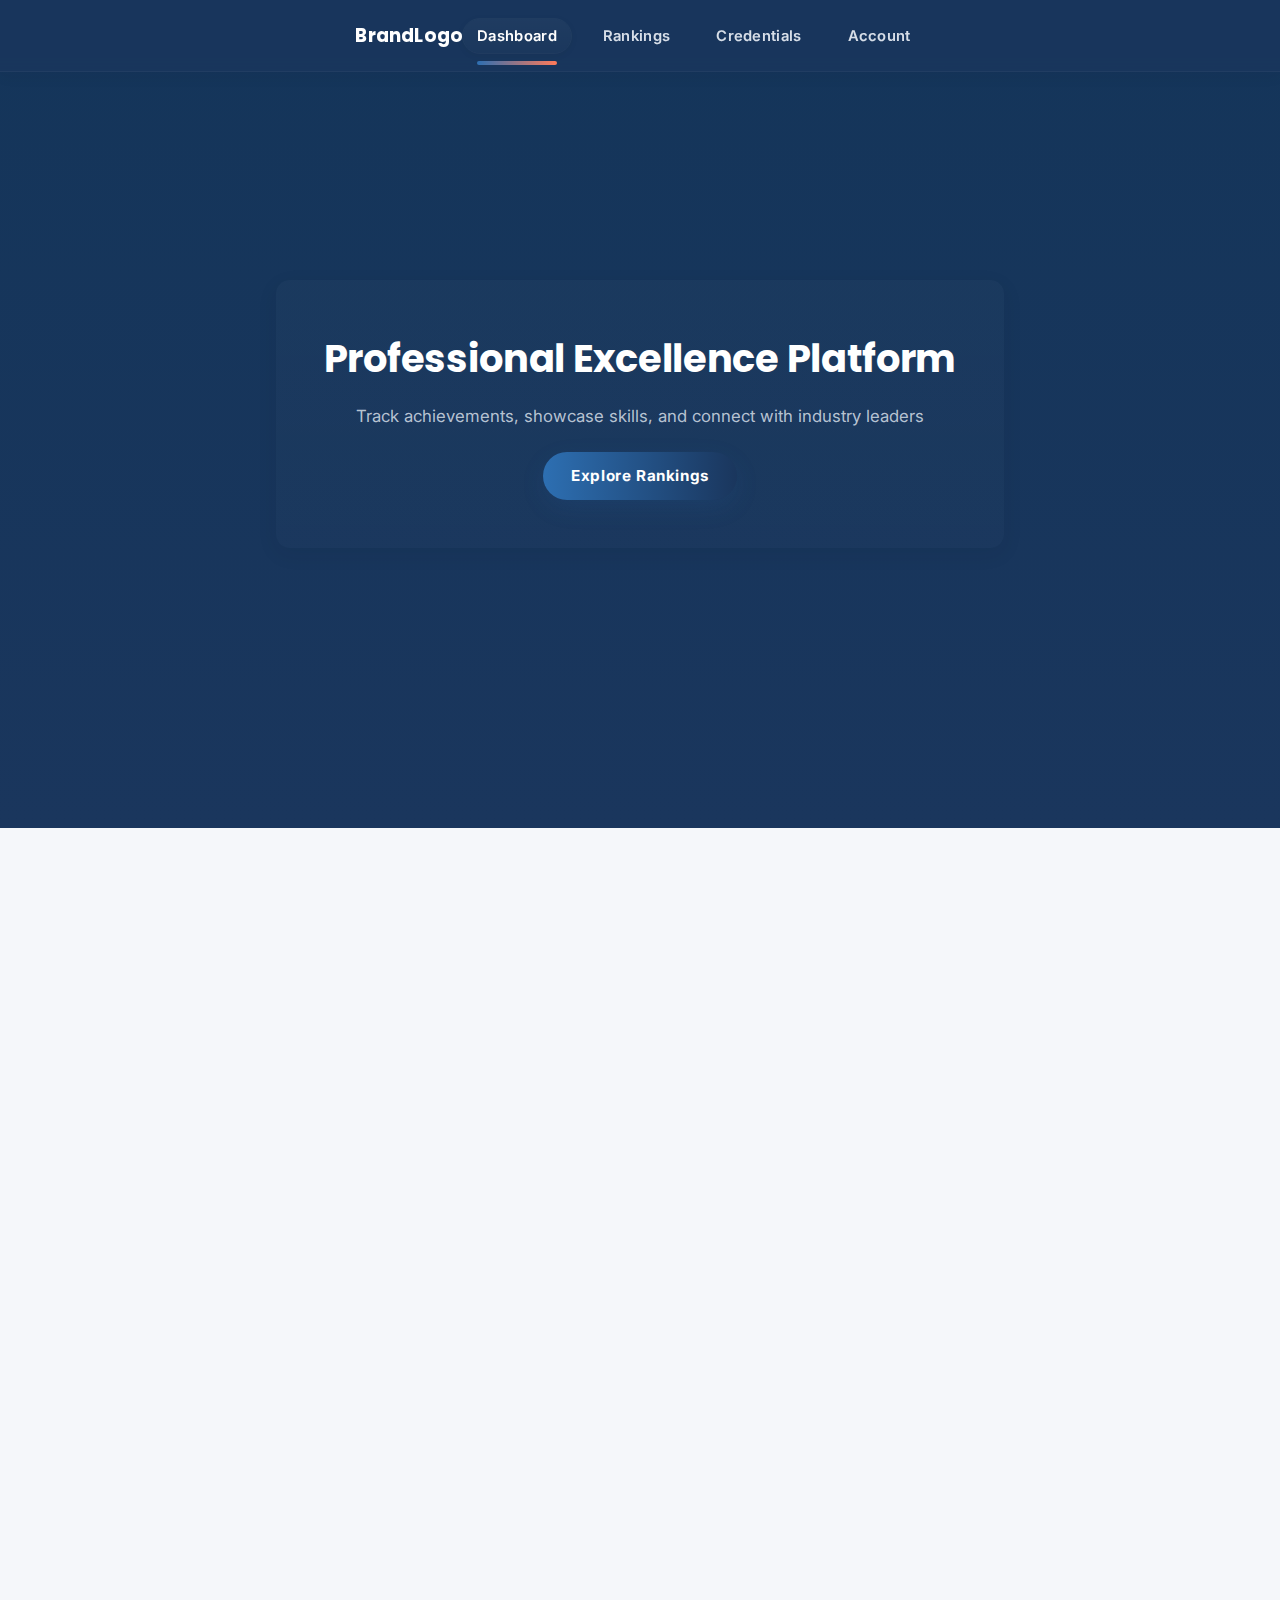
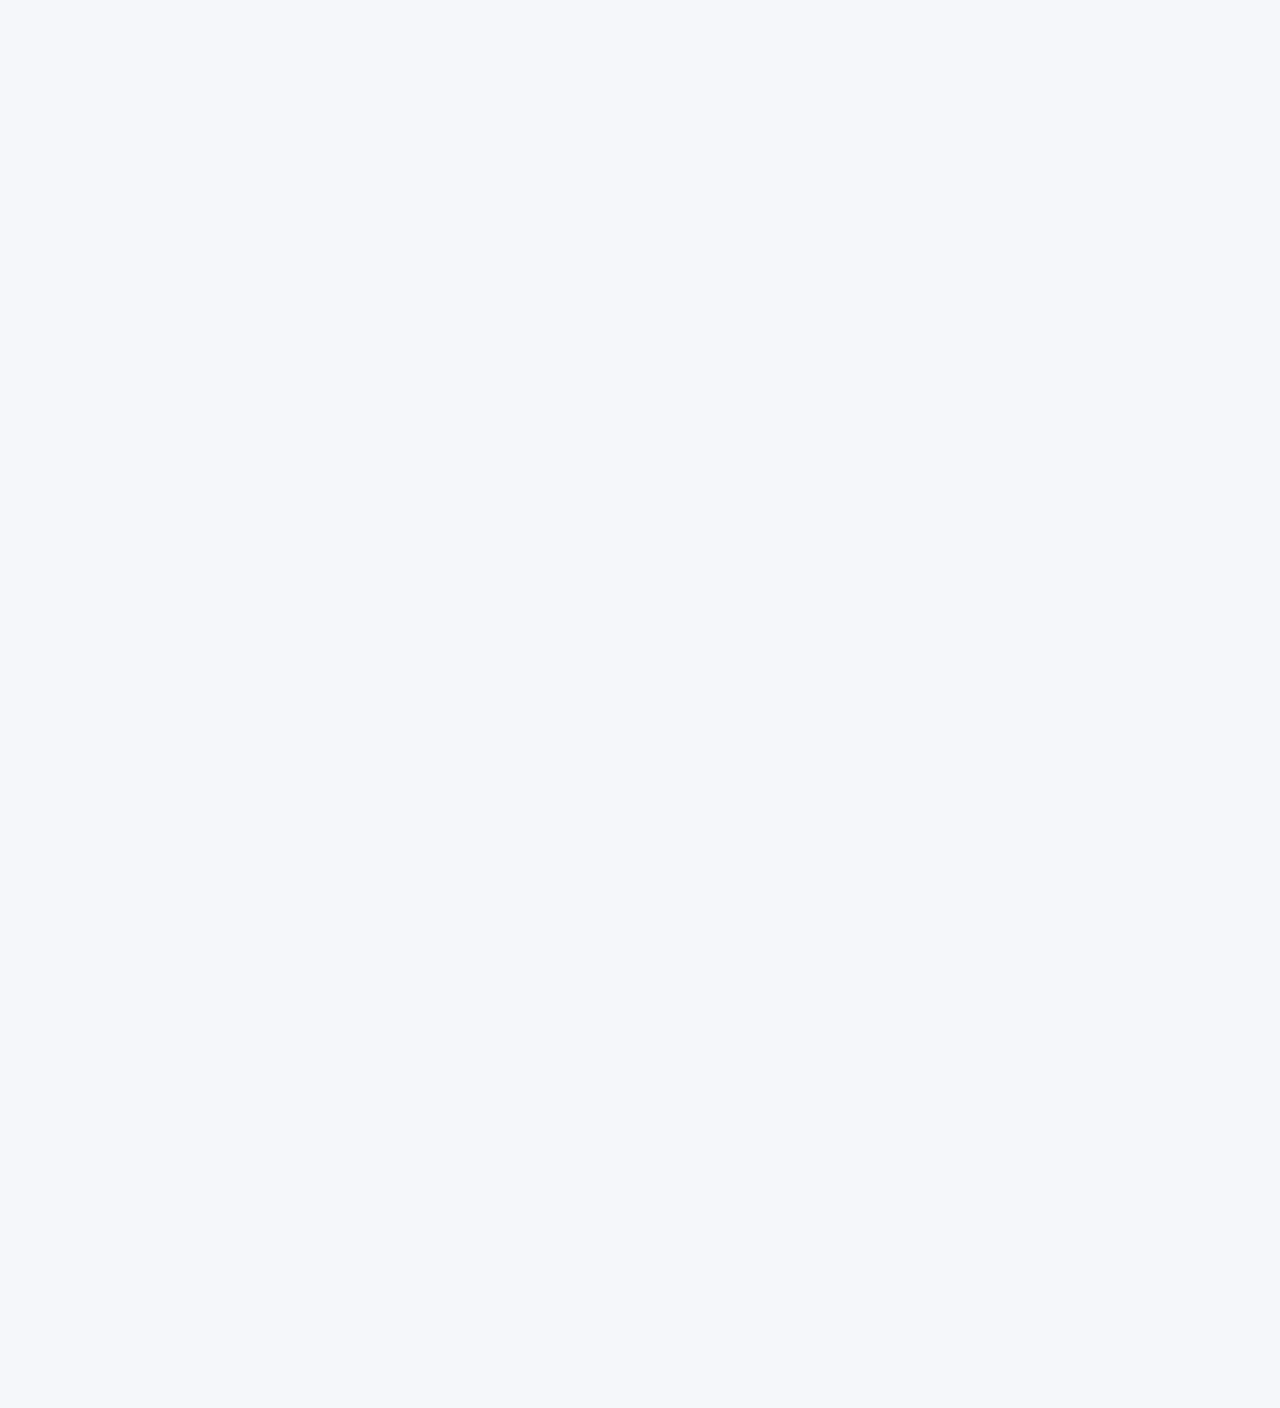
<file: index.html>
<!DOCTYPE html>
<html lang="en">
<head>
    <meta charset="UTF-8">
    <meta name="viewport" content="width=device-width, initial-scale=1.0">
    <title>Dashboard — Professional Excellence Platform</title>
    <link rel="stylesheet" href="style.css">
</head>
<body>
    <!-- Navbar -->
    <nav class="navbar">
        <div class="nav-container">
            <a href="#dashboard" class="nav-logo">BrandLogo</a>
            <ul class="nav-menu">
                <li class="nav-item">
                    <a href="#dashboard" class="nav-link">Dashboard</a>
                </li>
                <li class="nav-item">
                    <a href="leaderboard.html" class="nav-link">Rankings</a>
                </li>
                <li class="nav-item">
                    <a href="#credentials" class="nav-link">Credentials</a>
                </li>
                <li class="nav-item">
                    <a href="#account" class="nav-link">Account</a>
                </li>
            </ul>
            <div class="hamburger">
                <span class="bar"></span>
                <span class="bar"></span>
                <span class="bar"></span>
            </div>
        </div>
    </nav>

    <!-- Hero Section -->
    <!-- Dashboard / Hero -->
    <section id="dashboard" class="hero">
        <div class="hero-content">
            <h1>Professional Excellence Platform</h1>
            <p>Track achievements, showcase skills, and connect with industry leaders</p>
            <a href="#rankings" class="cta-button">Explore Rankings</a>
        </div>
    </section>

    <!-- Sections for navigation -->
    <section id="rankings" class="section">
        <div class="container">
            <h2>Rankings</h2>
            <p>See top performers and platform rankings.</p>
            <p class="muted">This page links to the full Rankings view. Open "Rankings" from the navbar to go to the dedicated page with the complete leaderboard.</p>
            <div style="margin-top:16px;">
                <a href="leaderboard.html" class="cta-button" style="padding:10px 18px; font-size:0.95rem;">Open Full Rankings</a>
            </div>
        </div>
    </section>

    <section id="credentials" class="section">
        <div class="container">
            <h2>Credentials</h2>
            <p>Showcase your credentials and certifications.</p>
        </div>
    </section>

    <section id="account" class="section">
        <div class="container">
            <h2>Account</h2>
            <p>Manage your account and settings.</p>
        </div>
    </section>

    <script src="main.js"></script>
</body>
</html>
</file>
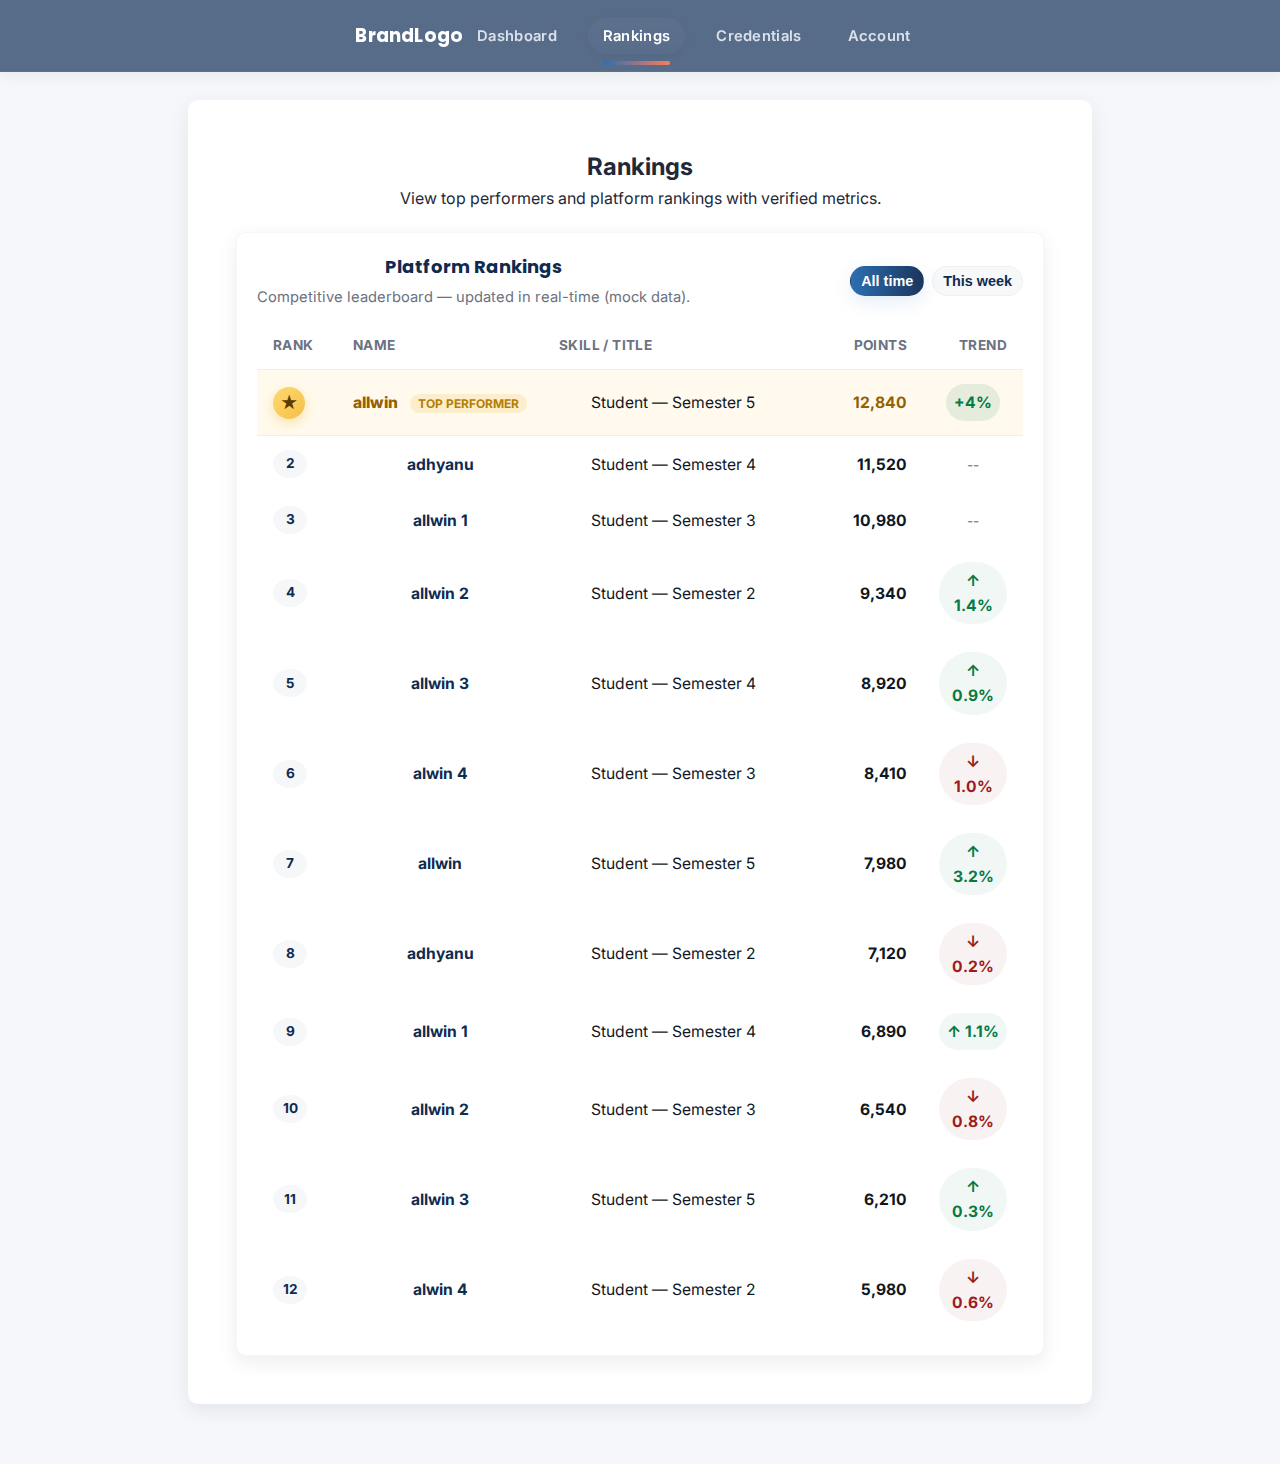
<file: leaderboard.html>
<!DOCTYPE html>
<html lang="en">
<head>
    <meta charset="UTF-8">
    <meta name="viewport" content="width=device-width, initial-scale=1.0">
    <title>Rankings — Professional Excellence Platform</title>
    <link rel="stylesheet" href="style.css">
</head>
<body>
    <!-- Navbar -->
    <nav class="navbar">
        <div class="nav-container">
            <a href="index.html" class="nav-logo">BrandLogo</a>
            <ul class="nav-menu">
                <li class="nav-item">
                    <a href="index.html" class="nav-link">Dashboard</a>
                </li>
                <li class="nav-item">
                    <a href="leaderboard.html" class="nav-link active">Rankings</a>
                </li>
                <li class="nav-item">
                    <a href="skills.html" class="nav-link">Credentials</a>
                </li>
                <li class="nav-item">
                    <a href="profile.html" class="nav-link">Account</a>
                </li>
            </ul>
            <div class="hamburger">
                <span class="bar"></span>
                <span class="bar"></span>
                <span class="bar"></span>
            </div>
        </div>
    </nav>

    <!-- Content Section -->
    <section class="page-content">
        <div class="container">
            <h2>Rankings</h2>
            <p>View top performers and platform rankings with verified metrics.</p>
            <!-- Rankings card: replaced placeholder with modern, product-style rankings table.
                 - Uses semantic table for accessibility
                 - Top 3 rows get special classes for gold/silver/bronze accents
                 - Rows are clickable for future profile navigation (currently placeholder link)
                 - Minimal markup so styles can control the "dashboard" feel (not a spreadsheet)
            -->
            <div class="rank-card" aria-labelledby="rankings-title">
                <div class="rank-card-header" role="toolbar" aria-label="Rankings controls">
                    <div>
                        <h3 id="rankings-title">Platform Rankings</h3>
                        <p class="muted">Competitive leaderboard — updated in real-time (mock data).</p>
                    </div>
                    <div class="rank-controls">
                        <!-- UI-only time range pill (no JS behavior required) -->
                        <div class="pill-group" role="tablist" aria-label="Time range">
                            <button class="pill active" aria-pressed="true">All time</button>
                            <button class="pill" aria-pressed="false">This week</button>
                        </div>
                    </div>
                </div>

                <!-- Accessible table structure -->
                <div class="rank-table-wrap">
                    <table class="rank-table" role="table" aria-describedby="rankings-title">
                        <thead>
                            <tr class="rank-head">
                                <th scope="col" class="col-rank">Rank</th>
                                <th scope="col" class="col-name">Name</th>
                                <th scope="col" class="col-skill">Skill / Title</th>
                                <th scope="col" class="col-points" data-sortable="true">Points</th>
                                <th scope="col" class="col-trend">Trend</th>
                            </tr>
                        </thead>
                        <tbody>
                            <!-- Top 3 visually distinguished -->
                            <!-- Top Performer: The only one with a medal and highlight -->
                            <tr class="rank-row top-1" data-user="allwin">
                                <td class="cell-rank"><span class="medal-gold" aria-hidden="true">★</span><span class="sr-only">1</span></td>
                                <td class="cell-name"><a href="profile.html?user=allwin">allwin</a> <span style="font-size:0.75rem; color:#b47d06; font-weight:700; background:rgba(245, 192, 69, 0.2); padding:2px 8px; border-radius:12px; margin-left:8px; text-transform:uppercase;">Top Performer</span></td>
                                <td class="cell-skill">Student — Semester 5</td>
                                <td class="cell-points">12,840</td>
                                <td class="cell-trend"><span class="trend-up" style="background-color:rgba(5, 122, 70, 0.1);">+4%</span></td>
                            </tr>

                            <tr class="rank-row top-2" data-user="adhyanu">
                                <td class="cell-rank"><span class="rank-badge">2</span></td>
                                <td class="cell-name"><a href="profile.html?user=adhyanu">adhyanu</a></td>
                                <td class="cell-skill">Student — Semester 4</td>
                                <td class="cell-points">11,520</td>
                                <td class="cell-trend"><span class="trend-no-change" style="color:var(--muted); font-size:0.85rem; background:transparent;">--</span></td>
                            </tr>

                            <tr class="rank-row top-3" data-user="allwin-1">
                                <td class="cell-rank"><span class="rank-badge">3</span></td>
                                <td class="cell-name"><a href="profile.html?user=allwin-1">allwin 1</a></td>
                                <td class="cell-skill">Student — Semester 3</td>
                                <td class="cell-points">10,980</td>
                                <td class="cell-trend"><span class="trend-no-change" style="color:var(--muted); font-size:0.85rem; background:transparent;">--</span></td>
                            </tr>

                            <!-- Regular rows -->
                            <tr class="rank-row" data-user="allwin-2">
                                <td class="cell-rank"><span class="rank-badge">4</span></td>
                                <td class="cell-name"><a href="profile.html?user=allwin-2">allwin 2</a></td>
                                <td class="cell-skill">Student — Semester 2</td>
                                <td class="cell-points">9,340</td>
                                <td class="cell-trend"><span class="trend-up">↑ 1.4%</span></td>
                            </tr>

                            <tr class="rank-row" data-user="allwin-3">
                                <td class="cell-rank"><span class="rank-badge">5</span></td>
                                <td class="cell-name"><a href="profile.html?user=allwin-3">allwin 3</a></td>
                                <td class="cell-skill">Student — Semester 4</td>
                                <td class="cell-points">8,920</td>
                                <td class="cell-trend"><span class="trend-up">↑ 0.9%</span></td>
                            </tr>

                            <tr class="rank-row" data-user="alwin-4">
                                <td class="cell-rank"><span class="rank-badge">6</span></td>
                                <td class="cell-name"><a href="profile.html?user=alwin-4">alwin 4</a></td>
                                <td class="cell-skill">Student — Semester 3</td>
                                <td class="cell-points">8,410</td>
                                <td class="cell-trend"><span class="trend-down">↓ 1.0%</span></td>
                            </tr>

                            <tr class="rank-row" data-user="allwin">
                                <td class="cell-rank"><span class="rank-badge">7</span></td>
                                <td class="cell-name"><a href="profile.html?user=allwin">allwin</a></td>
                                <td class="cell-skill">Student — Semester 5</td>
                                <td class="cell-points">7,980</td>
                                <td class="cell-trend"><span class="trend-up">↑ 3.2%</span></td>
                            </tr>

                            <tr class="rank-row" data-user="adhyanu">
                                <td class="cell-rank"><span class="rank-badge">8</span></td>
                                <td class="cell-name"><a href="profile.html?user=adhyanu">adhyanu</a></td>
                                <td class="cell-skill">Student — Semester 2</td>
                                <td class="cell-points">7,120</td>
                                <td class="cell-trend"><span class="trend-down">↓ 0.2%</span></td>
                            </tr>

                            <tr class="rank-row" data-user="allwin-1">
                                <td class="cell-rank"><span class="rank-badge">9</span></td>
                                <td class="cell-name"><a href="profile.html?user=allwin-1">allwin 1</a></td>
                                <td class="cell-skill">Student — Semester 4</td>
                                <td class="cell-points">6,890</td>
                                <td class="cell-trend"><span class="trend-up">↑ 1.1%</span></td>
                            </tr>

                            <tr class="rank-row" data-user="allwin-2">
                                <td class="cell-rank"><span class="rank-badge">10</span></td>
                                <td class="cell-name"><a href="profile.html?user=allwin-2">allwin 2</a></td>
                                <td class="cell-skill">Student — Semester 3</td>
                                <td class="cell-points">6,540</td>
                                <td class="cell-trend"><span class="trend-down">↓ 0.8%</span></td>
                            </tr>

                            <tr class="rank-row" data-user="allwin-3">
                                <td class="cell-rank"><span class="rank-badge">11</span></td>
                                <td class="cell-name"><a href="profile.html?user=allwin-3">allwin 3</a></td>
                                <td class="cell-skill">Student — Semester 5</td>
                                <td class="cell-points">6,210</td>
                                <td class="cell-trend"><span class="trend-up">↑ 0.3%</span></td>
                            </tr>

                            <tr class="rank-row" data-user="alwin-4">
                                <td class="cell-rank"><span class="rank-badge">12</span></td>
                                <td class="cell-name"><a href="profile.html?user=alwin-4">alwin 4</a></td>
                                <td class="cell-skill">Student — Semester 2</td>
                                <td class="cell-points">5,980</td>
                                <td class="cell-trend"><span class="trend-down">↓ 0.6%</span></td>
                            </tr>
                        </tbody>
                    </table>
                </div>
            </div>
        </div>
    </section>

    <script src="main.js"></script>
</body>
</html>
</file>
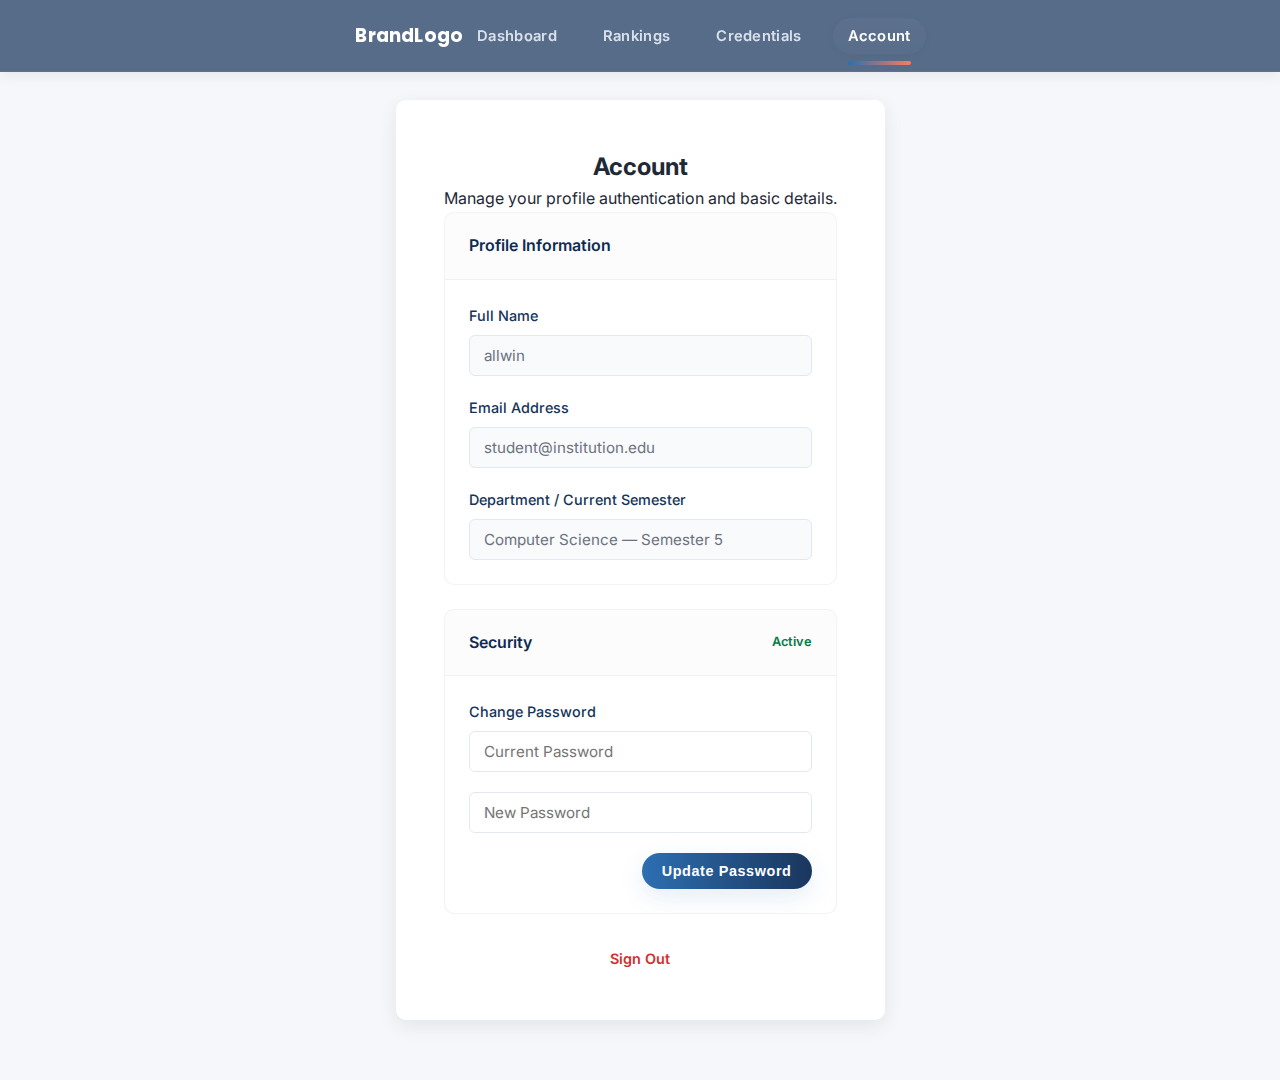
<file: profile.html>
<!DOCTYPE html>
<html lang="en">
<head>
    <meta charset="UTF-8">
    <meta name="viewport" content="width=device-width, initial-scale=1.0">
    <title>Account — Professional Excellence Platform</title>
    <link rel="stylesheet" href="style.css">
</head>
<body>
    <!-- Navbar -->
    <nav class="navbar">
        <div class="nav-container">
            <a href="index.html" class="nav-logo">BrandLogo</a>
            <ul class="nav-menu">
                <li class="nav-item">
                    <a href="index.html" class="nav-link">Dashboard</a>
                </li>
                <li class="nav-item">
                    <a href="leaderboard.html" class="nav-link">Rankings</a>
                </li>
                <li class="nav-item">
                    <a href="skills.html" class="nav-link">Credentials</a>
                </li>
                <li class="nav-item">
                    <a href="profile.html" class="nav-link active">Account</a>
                </li>
            </ul>
            <div class="hamburger">
                <span class="bar"></span>
                <span class="bar"></span>
                <span class="bar"></span>
            </div>
        </div>
    </nav>

    <!-- Content Section -->
    <section class="page-content">
        <div class="container">
            <h2>Account</h2>
            <p>Manage your profile authentication and basic details.</p>
            
            <div style="max-width:600px; margin:0 auto; text-align:left;">
                
                <!-- Profile Block -->
                <div class="settings-section">
                    <div class="settings-header">
                        <h3>Profile Information</h3>
                    </div>
                    <div class="settings-body">
                        <div class="form-group">
                            <label class="form-label">Full Name</label>
                            <input type="text" class="form-input" value="allwin" disabled>
                        </div>
                        <div class="form-group">
                            <label class="form-label">Email Address</label>
                            <input type="email" class="form-input" value="student@institution.edu" disabled>
                        </div>
                        <div class="form-group">
                            <label class="form-label">Department / Current Semester</label>
                            <input type="text" class="form-input" value="Computer Science — Semester 5" disabled>
                        </div>
                    </div>
                </div>

                <!-- Security Block -->
                <div class="settings-section">
                    <div class="settings-header">
                        <div style="display:flex; justify-content:space-between; align-items:center;">
                            <h3>Security</h3>
                            <span style="font-size:0.8rem; color:#057a46; font-weight:600;">Active</span>
                        </div>
                    </div>
                    <div class="settings-body">
                         <div class="form-group">
                            <label class="form-label">Change Password</label>
                            <input type="password" class="form-input" placeholder="Current Password">
                        </div>
                        <div class="form-group">
                            <input type="password" class="form-input" placeholder="New Password">
                        </div>
                        <div style="display:flex; justify-content:flex-end; margin-top:20px;">
                            <button class="cta-button" style="padding:10px 20px; font-size:0.9rem;">Update Password</button>
                        </div>
                    </div>
                </div>

                <div style="text-align:center; margin-top:32px;">
                    <a href="#" style="color:#d32f2f; font-size:0.9rem; font-weight:600; text-decoration:none;">Sign Out</a>
                </div>

            </div>
        </div>
    </section>

    <script src="main.js"></script>
</body>
</html>
</file>
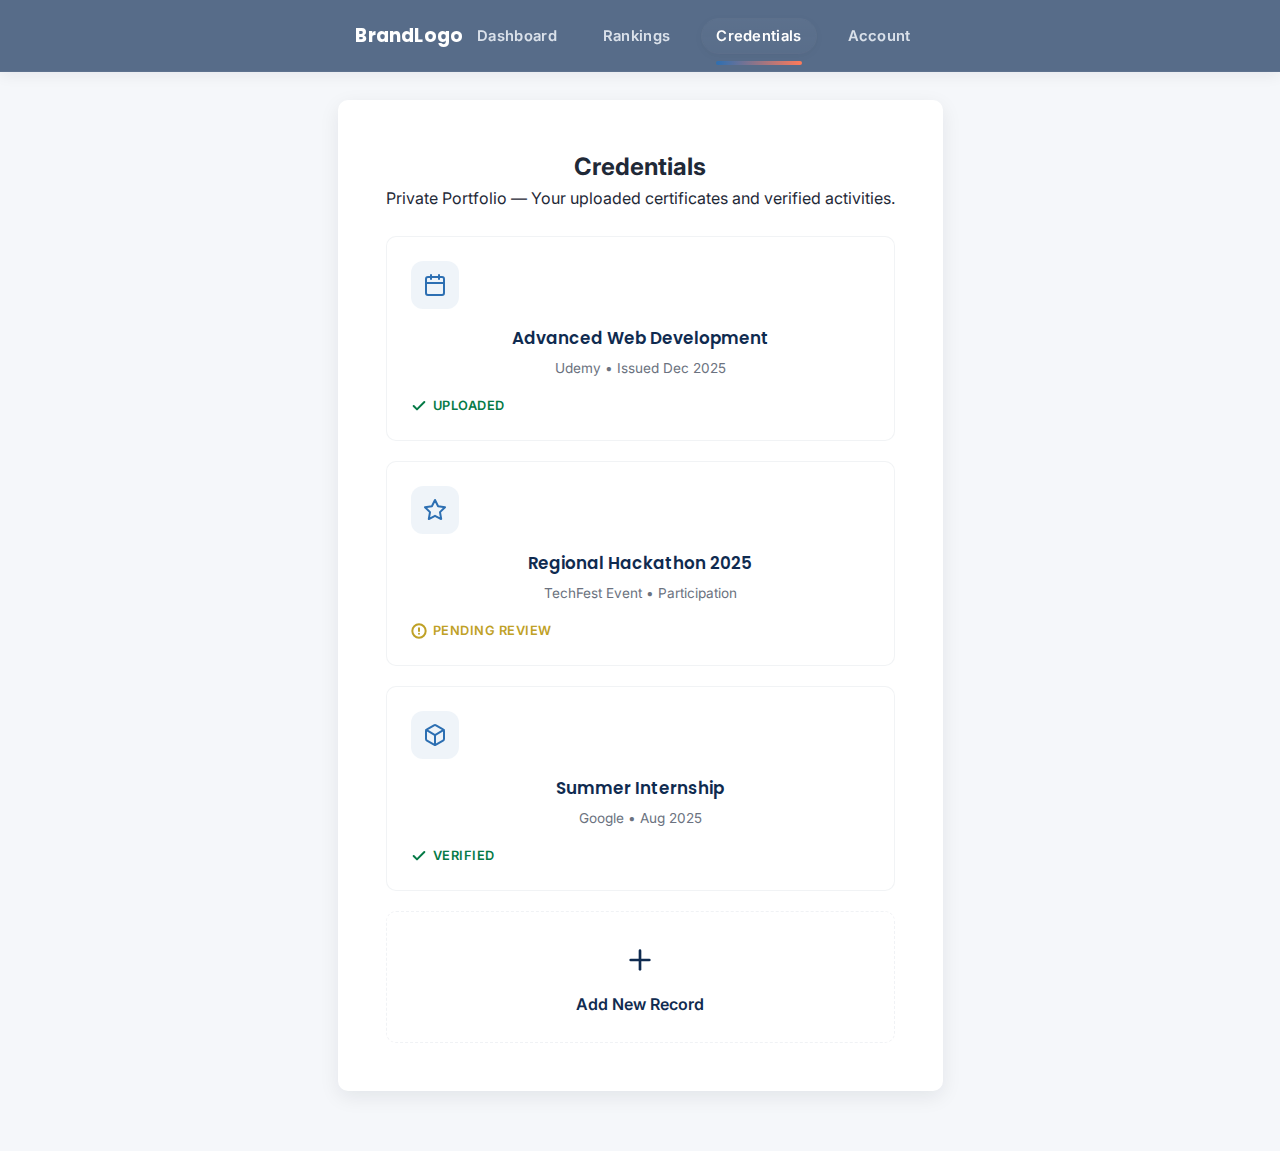
<file: skills.html>
<!DOCTYPE html>
<html lang="en">
<head>
    <meta charset="UTF-8">
    <meta name="viewport" content="width=device-width, initial-scale=1.0">
    <title>Credentials — Professional Excellence Platform</title>
    <link rel="stylesheet" href="style.css">
</head>
<body>
    <!-- Navbar -->
    <nav class="navbar">
        <div class="nav-container">
            <a href="index.html" class="nav-logo">BrandLogo</a>
            <ul class="nav-menu">
                <li class="nav-item">
                    <a href="index.html" class="nav-link">Dashboard</a>
                </li>
                <li class="nav-item">
                    <a href="leaderboard.html" class="nav-link">Rankings</a>
                </li>
                <li class="nav-item">
                    <a href="skills.html" class="nav-link active">Credentials</a>
                </li>
                <li class="nav-item">
                    <a href="profile.html" class="nav-link">Account</a>
                </li>
            </ul>
            <div class="hamburger">
                <span class="bar"></span>
                <span class="bar"></span>
                <span class="bar"></span>
            </div>
        </div>
    </nav>

    <!-- Content Section -->
    <section class="page-content">
        <div class="container">
            <h2>Credentials</h2>
            <p>Private Portfolio — Your uploaded certificates and verified activities.</p>
            
            <div class="credentials-grid">
                <!-- Card 1: Certificate -->
                <div class="credential-card">
                    <div class="credential-icon">
                        <svg width="24" height="24" viewBox="0 0 24 24" fill="none" stroke="currentColor" stroke-width="2" stroke-linecap="round" stroke-linejoin="round"><rect x="3" y="4" width="18" height="18" rx="2" ry="2"></rect><line x1="16" y1="2" x2="16" y2="6"></line><line x1="8" y1="2" x2="8" y2="6"></line><line x1="3" y1="10" x2="21" y2="10"></line></svg>
                    </div>
                    <h3 class="credential-title">Advanced Web Development</h3>
                    <p class="credential-meta">Udemy • Issued Dec 2025</p>
                    <div class="credential-status">
                         <svg width="16" height="16" viewBox="0 0 24 24" fill="none" stroke="currentColor" stroke-width="3" stroke-linecap="round" stroke-linejoin="round"><polyline points="20 6 9 17 4 12"></polyline></svg>
                         Uploaded
                    </div>
                </div>

                <!-- Card 2: Activity (Hackathon) -->
                <div class="credential-card">
                    <div class="credential-icon">
                        <svg width="24" height="24" viewBox="0 0 24 24" fill="none" stroke="currentColor" stroke-width="2" stroke-linecap="round" stroke-linejoin="round"><polygon points="12 2 15.09 8.26 22 9.27 17 14.14 18.18 21.02 12 17.77 5.82 21.02 7 14.14 2 9.27 8.91 8.26 12 2"></polygon></svg>
                    </div>
                    <h3 class="credential-title">Regional Hackathon 2025</h3>
                    <p class="credential-meta">TechFest Event • Participation</p>
                    <div class="credential-status pending">
                         <svg width="16" height="16" viewBox="0 0 24 24" fill="none" stroke="currentColor" stroke-width="3" stroke-linecap="round" stroke-linejoin="round"><circle cx="12" cy="12" r="10"></circle><line x1="12" y1="8" x2="12" y2="12"></line><line x1="12" y1="16" x2="12.01" y2="16"></line></svg>
                         Pending Review
                    </div>
                </div>

                <!-- Card 3: Internship -->
                <div class="credential-card">
                    <div class="credential-icon">
                        <svg width="24" height="24" viewBox="0 0 24 24" fill="none" stroke="currentColor" stroke-width="2" stroke-linecap="round" stroke-linejoin="round"><path d="M21 16V8a2 2 0 0 0-1-1.73l-7-4a2 2 0 0 0-2 0l-7 4A2 2 0 0 0 3 8v8a2 2 0 0 0 1 1.73l7 4a2 2 0 0 0 2 0l7-4A2 2 0 0 0 21 16z"></path><polyline points="3.27 6.96 12 12.01 20.73 6.96"></polyline><line x1="12" y1="22.08" x2="12" y2="12"></line></svg>
                    </div>
                    <h3 class="credential-title">Summer Internship</h3>
                    <p class="credential-meta">Google • Aug 2025</p>
                    <div class="credential-status">
                         <svg width="16" height="16" viewBox="0 0 24 24" fill="none" stroke="currentColor" stroke-width="3" stroke-linecap="round" stroke-linejoin="round"><polyline points="20 6 9 17 4 12"></polyline></svg>
                         Verified
                    </div>
                </div>

                 <!-- Add New Button (Placeholder) -->
                 <div class="credential-card" style="align-items:center; justify-content:center; border-style:dashed; cursor:pointer; background:transparent;">
                    <div class="credential-icon" style="background:transparent; margin:0; color:var(--blue-900);">
                        <svg width="32" height="32" viewBox="0 0 24 24" fill="none" stroke="currentColor" stroke-width="2" stroke-linecap="round" stroke-linejoin="round"><line x1="12" y1="5" x2="12" y2="19"></line><line x1="5" y1="12" x2="19" y2="12"></line></svg>
                    </div>
                    <p style="font-weight:600; color:var(--blue-900); margin-top:8px;">Add New Record</p>
                </div>
            </div>
        </div>
    </section>

    <script src="main.js"></script>
</body>
</html>
</file>
<file: style.css>
/* Updated visual polish
   - Added CSS variables (refined blue palette + accent)
   - Imported modern fonts (Inter for body, Poppins for headings)
   - Glassmorphism-lite navbar, pill-style active state, refined buttons
   - Scroll padding to account for fixed navbar
   - Softer card colors, rounded corners, gentle shadows
   - Comments mark intentional changes
*/

/* Fonts */
@import url('https://fonts.googleapis.com/css2?family=Inter:wght@300;400;600;700&family=Poppins:wght@600;700&display=swap');

:root{
    /* Color system */
    --blue-900: #0f2b50;
    --blue-800: #14355a;
    --blue-700: #1a365d; /* original */
    --blue-500: #2d6fb2;
    --accent: #ff7a59; /* single accent color, used sparingly */
    --muted: #6b7280;
    --bg: #f5f7fa;
    --card: #ffffff;
    --glass: rgba(255,255,255,0.06);
    --shadow-1: 0 6px 20px rgba(12, 20, 40, 0.08);
    --shadow-2: 0 4px 14px rgba(12, 20, 40, 0.06);

    --radius-sm: 6px;
    --radius-md: 10px;
    --radius-lg: 14px;

    --nav-height: 72px;
}

/* Make sure anchor scrolling accounts for fixed navbar */
html {
    scroll-behavior: smooth;
    scroll-padding-top: var(--nav-height);
}

/* Reset and Base Styles */
* {
    margin: 0;
    padding: 0;
    box-sizing: border-box;
}

body {
    font-family: 'Inter', system-ui, -apple-system, "Segoe UI", Roboto, "Helvetica Neue", Arial;
    line-height: 1.6;
    color: #1f2937;
    background-color: var(--bg);
    -webkit-font-smoothing:antialiased;
    -moz-osx-font-smoothing:grayscale;
}

/* Navbar (glassmorphism-lite) */
.navbar {
    position: fixed;
    top: 0;
    left: 0;
    width: 100%;
    height: var(--nav-height);
    display: flex;
    align-items: center;
    z-index: 1000;

    /* subtle translucent background + blur */
    background-color: rgba(26, 54, 93, 0.72);
    backdrop-filter: blur(6px);
    -webkit-backdrop-filter: blur(6px);
    box-shadow: var(--shadow-2);
    border-bottom: 1px solid rgba(255,255,255,0.04);
}

.nav-container {
    max-width: 1200px;
    margin: 0 auto;
    padding: 0 20px;
    display: flex;
    justify-content: space-between;
    align-items: center;
    height: 100%;
}

/* Logo — Poppins for confident headings */
.nav-logo {
    font-family: 'Poppins', 'Inter', sans-serif;
    font-size: 1.15rem;
    font-weight: 700;
    color: #fff;
    text-decoration: none;
    letter-spacing: 0.2px;
    transition: opacity 0.18s ease;
}

.nav-logo:hover { opacity: 0.92; }

.nav-menu {
    display: flex;
    list-style: none;
    gap: 18px;
    align-items: center;
}

/* Nav links — pill-like subtle highlight for active */
.nav-link {
    text-decoration: none;
    color: rgba(226,232,240,0.95);
    font-weight: 600;
    padding: 8px 14px;
    border-radius: 999px;
    transition: color 0.18s ease, background-color 0.22s ease, transform 0.12s ease;
    font-size: 0.92rem;
    text-transform: none;
    letter-spacing: 0.3px;
    position: relative;
}

/* Animated underline for hover (light) */
.nav-link::after{
    content: '';
    position: absolute;
    left: 14px;
    right: 14px;
    bottom: -10px;
    height: 3px;
    background: transparent;
    border-radius: 3px;
    transition: background 0.18s ease, transform 0.18s ease;
    transform: scaleX(0);
    transform-origin: left center;
}

/* Hover state */
.nav-link:hover {
    color: #fff;
}
.nav-link:hover::after{
    background: linear-gradient(90deg, var(--blue-500), var(--accent));
    transform: scaleX(1);
}

/* Active tab — subtle pill with slight tint and accent edge */
.nav-link.active {
    background: linear-gradient(180deg, rgba(255,255,255,0.03), rgba(255,255,255,0.01));
    color: #fff;
    box-shadow: 0 2px 8px rgba(16, 24, 40, 0.06);
    outline: 1px solid rgba(255,255,255,0.04);
}

/* Hamburger Menu (mobile) */
.hamburger {
    display: none;
    cursor: pointer;
    flex-direction: column;
    gap: 6px;
}

.bar {
    width: 26px;
    height: 3px;
    background-color: #fff;
    border-radius: 3px;
    transition: all 0.25s ease;
}

/* Hero Section — reduced height to account for navbar, centered content */
.hero {
    min-height: calc(100vh - var(--nav-height));
    background: linear-gradient(180deg, var(--blue-800), var(--blue-700));
    display: flex;
    align-items: center;
    justify-content: center;
    text-align: center;
    padding: 40px 20px;
    color: #fff;
}

/* Hero content styling with softer contrast and rounded container */
.hero-content {
    max-width: 920px;
    background: linear-gradient(180deg, rgba(255,255,255,0.02), rgba(255,255,255,0.01));
    padding: 48px;
    border-radius: var(--radius-lg);
    box-shadow: var(--shadow-1);
}

.hero-content h1 {
    font-family: 'Poppins', 'Inter', sans-serif;
    font-size: 2.4rem;
    margin-bottom: 14px;
    font-weight: 700;
    letter-spacing: -0.3px;
    color: #fff;
}

.hero-content p {
    font-size: 1.05rem;
    margin-bottom: 22px;
    opacity: 0.95;
    color: rgba(203,213,224,0.95);
}

/* Primary CTA — confident styling */
.cta-button {
    display: inline-block;
    padding: 12px 28px;
    background: linear-gradient(90deg, var(--blue-500), var(--blue-700));
    color: #fff;
    text-decoration: none;
    font-weight: 700;
    border-radius: 999px;
    border: none;
    box-shadow: 0 8px 24px rgba(45,111,178,0.12);
    transition: transform 0.12s ease, box-shadow 0.12s ease, opacity 0.12s ease;
    font-size: 0.95rem;
    letter-spacing: 0.6px;
}

.cta-button:hover {
    transform: translateY(-2px);
    box-shadow: 0 12px 36px rgba(45,111,178,0.14);
    opacity: 0.98;
}

.cta-button:active {
    transform: translateY(0);
    box-shadow: 0 6px 18px rgba(45,111,178,0.08);
}

/* Section Styles */
.section {
    min-height: 80vh;
    display: flex;
    align-items: center;
    justify-content: center;
    padding: 60px 20px;
}

/* Card-like container with softer contrast and rounded corners */
.container {
    max-width: 1000px;
    margin: 0 auto;
    text-align: center;
    background-color: var(--card);
    padding: 48px;
    border-radius: var(--radius-md);
    box-shadow: var(--shadow-1);
}

/* Section headings — Poppins */
.section h2 {
    font-family: 'Poppins', 'Inter', sans-serif;
    font-size: 1.75rem;
    margin-bottom: 14px;
    color: var(--blue-900);
    font-weight: 700;
    letter-spacing: 0.6px;
}

.section p {
    font-size: 1.02rem;
    color: var(--muted);
    line-height: 1.7;
}

/* Alternating section backgrounds — softer */
#rankings {
    background-color: transparent;
}

#credentials {
    background-color: rgba(243, 246, 250, 0.6);
}

#account {
    background-color: transparent;
}

/* Active Navigation Link adjustments (underlines handled above) */
.nav-link.active::after {
    background: linear-gradient(90deg, var(--blue-500), var(--accent));
    transform: scaleX(1);
    height: 4px;
    bottom: -12px;
}

/* Responsive Design */
@media (max-width: 900px) {
    .nav-menu { gap: 12px; }
    .hero-content { padding: 36px; }
    .hero-content h1 { font-size: 2rem; }
}

@media (max-width: 768px) {
    .hamburger {
        display: flex;
    }

    .nav-menu {
        position: fixed;
        top: var(--nav-height);
        left: -100%;
        width: 100%;
        flex-direction: column;
        background-color: rgba(20, 40, 70, 0.98);
        gap: 0;
        transition: left 0.28s ease;
        padding-bottom: 40px;
    }

    .nav-menu.active {
        left: 0;
    }

    .nav-item {
        border-bottom: 1px solid rgba(255,255,255,0.04);
    }

    .nav-link {
        display: block;
        padding: 18px;
        text-align: center;
    }

    .hero-content h1 {
        font-size: 1.6rem;
    }

    .container {
        padding: 30px 20px;
        margin: 16px;
    }
}

/* Hamburger Animation */
.hamburger.active .bar:nth-child(1) {
    transform: translateY(8px) rotate(45deg);
}

.hamburger.active .bar:nth-child(2) {
    opacity: 0;
}

.hamburger.active .bar:nth-child(3) {
    transform: translateY(-8px) rotate(-45deg);
}

/* Page Content Section */
.page-content {
    min-height: 80vh;
    display: flex;
    align-items: center;
    justify-content: center;
    padding: 100px 20px 60px;
    background-color: transparent;
}

.content-placeholder {
    margin-top: 24px;
    padding: 32px;
    background-color: #fbfdff;
    border-radius: var(--radius-sm);
    border: 1px solid rgba(15, 43, 80, 0.04);
    box-shadow: 0 6px 16px rgba(15, 43, 80, 0.04);
}

.content-placeholder p {
    color: var(--muted);
    font-style: normal;
}

/* small utilities */
.text-accent { color: var(--accent); font-weight:700; }

/* Rankings table styles
   - Added to upgrade Rankings section into a product-style leaderboard.
   - Uses existing tokens where possible to remain visually consistent.
   - Non-invasive: does not modify navbar underline or existing components.
*/

/* Medal colors (top 3) */
:root{
    --medal-gold: #FFD873;
    --medal-silver: #C7D2FE;
    --medal-bronze: #F0A66B;
}

/* Rank card container (matches .container but slightly denser) */
.rank-card {
    background-color: var(--card);
    padding: 20px;
    border-radius: calc(var(--radius-md));
    box-shadow: var(--shadow-1);
    border: 1px solid rgba(15,43,80,0.04);
    margin-top: 20px;
}

/* Card header */
.rank-card-header {
    display: flex;
    justify-content: space-between;
    align-items: center;
    gap: 16px;
    margin-bottom: 14px;
}

.rank-card-header h3 {
    margin: 0;
    font-size: 1.125rem;
    color: var(--blue-900);
    font-weight: 700;
    font-family: 'Poppins', Inter, sans-serif;
}

.rank-card-header .muted {
    margin: 4px 0 0;
    color: var(--muted);
    font-size: 0.92rem;
}

/* Pill group (time range) */
.pill-group {
    display: inline-flex;
    gap: 8px;
}

.pill {
    background: rgba(15,43,80,0.03);
    border: 1px solid rgba(15,43,80,0.04);
    padding: 6px 10px;
    border-radius: 999px;
    font-weight: 600;
    font-size: 0.9rem;
    color: var(--blue-900);
    cursor: pointer;
    transition: background 0.12s ease, transform 0.12s ease;
}

.pill.active {
    background: linear-gradient(90deg, var(--blue-500), var(--blue-700));
    color: #fff;
    box-shadow: 0 6px 18px rgba(45,111,178,0.12);
}

/* Table wrapper to allow horizontal scroll on small devices */
.rank-table-wrap {
    overflow: auto;
    border-radius: 10px;
}

/* Basic table layout — soft, dashboard-like */
.rank-table {
    width: 100%;
    border-collapse: separate;
    border-spacing: 0;
    min-width: 720px; /* keep columns readable on desktop; wrapper scrolls on mobile */
}

/* Header */
.rank-table thead th {
    text-align: left;
    padding: 12px 16px;
    color: var(--muted);
    font-size: 0.85rem;
    font-weight: 700;
    letter-spacing: 0.4px;
    text-transform: uppercase;
    background: transparent;
    position: sticky;
    top: 0; /* optional sticky header */
    z-index: 2;
}

/* Column sizing */
.rank-table thead .col-rank { width: 80px; }
.rank-table thead .col-name { width: auto; }
.rank-table thead .col-skill { width: 260px; }
.rank-table thead .col-points { width: 120px; text-align: right; }
.rank-table thead .col-trend { width: 100px; text-align: right; }

/* Rows — soft separation */
.rank-table tbody tr {
    border-bottom: 1px solid rgba(15,43,80,0.04);
    transition: background 0.12s ease, transform 0.12s ease;
}

/* Make rows feel like cards */
.rank-row {
    background: transparent;
}

/* Hover micro-interaction */
.rank-table tbody tr:hover {
    background: rgba(45,111,178,0.03);
    transform: translateY(-1px);
}

/* Cells */
.rank-table td {
    padding: 14px 16px;
    vertical-align: middle;
    color: #0f1724;
    font-size: 0.98rem;
}

/* Rank cell / medals */
.cell-rank { text-align: left; font-weight:700; color: var(--blue-900); }

/* Leaderboard Logic: Only Top 1 gets a medal/distinct look */
.medal-gold { 
    display: inline-flex;
    align-items: center;
    justify-content: center;
    width: 32px;
    height: 32px;
    border-radius: 50%;
    background: linear-gradient(135deg, #FFD873, #F5C045); 
    color: #5c3b00;
    box-shadow: 0 4px 12px rgba(245, 192, 69, 0.4);
    font-size: 1.1rem;
    margin-right: 8px;
}

/* Ranks 2+ are subtle badges */
.rank-badge {
    display: inline-flex;
    align-items: center;
    justify-content: center;
    width: 28px;
    height: 28px;
    border-radius: 50%;
    background: rgba(15, 43, 80, 0.05);
    color: var(--muted);
    font-weight: 600;
    font-size: 0.85rem;
    background: rgba(15,43,80,0.04);
    color: var(--blue-900);
    font-weight: 700;
    min-width: 34px;
    text-align: center;
}

/* Name cell */
.cell-name a {
    color: var(--blue-900);
    text-decoration: none;
    font-weight: 700;
}

.cell-name a:hover {
    text-decoration: underline;
    color: var(--blue-900);
}

/* Skill / title */
.cell-skill { color: var(--muted); }

/* Points — right aligned, more prominent */
.cell-points { text-align: right; font-weight:700; color: var(--blue-900); }

/* Trend indicators */
.trend-up {
    color: #057a46;
    background: rgba(5,122,70,0.06);
    padding: 6px 8px;
    border-radius: 999px;
    font-weight: 700;
    display: inline-block;
}

.trend-down {
    color: #9b1c1c;
    background: rgba(155,28,28,0.06);
    padding: 6px 8px;
    border-radius: 999px;
    font-weight: 700;
    display: inline-block;
}

/* Top Performer Row: Distinct but respectful */
.rank-row.top-1 td { 
    background-color: rgba(255, 248, 230, 0.7);
    border-top: 1px solid rgba(245, 192, 69, 0.2);
    border-bottom: 1px solid rgba(245, 192, 69, 0.2);
}
.rank-row.top-1 .cell-name a {
    color: #946000; /* Darker gold text for contrast */
    font-weight: 800;
}
.rank-row.top-1 .cell-points {
    color: #946000;
}

/* Remove special styling for 2 and 3 to reduce "podium pressure" */
.rank-row.top-2 td, .rank-row.top-3 td { 
    background: transparent; 
}

/* Accessibility helper */
.sr-only {
    position: absolute !important;
    height: 1px; width: 1px;
    overflow: hidden; clip: rect(1px, 1px, 1px, 1px);
    white-space: nowrap; border: 0; padding: 0; margin: -1px;
}

/* Credentials & Account Styles */

/* Credentials Grid */
.credentials-grid {
    display: grid;
    grid-template-columns: repeat(auto-fill, minmax(300px, 1fr));
    gap: 20px;
    margin-top: 24px;
}

.credential-card {
    background: #fff;
    border: 1px solid rgba(15, 43, 80, 0.06);
    border-radius: var(--radius-md);
    padding: 24px;
    transition: transform 0.2s ease, box-shadow 0.2s ease;
    display: flex;
    flex-direction: column;
    height: 100%;
}

.credential-card:hover {
    transform: translateY(-2px);
    box-shadow: var(--shadow-2);
    border-color: rgba(45, 111, 178, 0.15);
}

.credential-icon {
    width: 48px;
    height: 48px;
    border-radius: 12px;
    background: rgba(45, 111, 178, 0.08);
    color: var(--blue-500);
    display: flex;
    align-items: center;
    justify-content: center;
    font-size: 1.5rem;
    margin-bottom: 16px;
}

.credential-title {
    font-family: 'Poppins', sans-serif;
    font-size: 1.05rem;
    font-weight: 600;
    color: var(--blue-900);
    margin-bottom: 6px;
}

.credential-meta {
    font-size: 0.85rem;
    color: var(--muted);
    margin-bottom: 16px;
}

.credential-status {
    margin-top: auto;
    font-size: 0.8rem;
    font-weight: 600;
    text-transform: uppercase;
    letter-spacing: 0.5px;
    color: #057a46;
    display: flex;
    align-items: center;
    gap: 6px;
}

.credential-status.pending {
    color: #bfa126; /* muted gold */
}

/* Account/Settings Form */
.settings-section {
    background: #fff;
    border-radius: var(--radius-md);
    border: 1px solid rgba(15, 43, 80, 0.06);
    overflow: hidden;
    margin-bottom: 24px;
}

.settings-header {
    background: rgba(249, 250, 251, 0.5);
    padding: 20px 24px;
    border-bottom: 1px solid rgba(15, 43, 80, 0.06);
}

.settings-header h3 {
    font-size: 1rem;
    font-weight: 600;
    color: var(--blue-900);
    margin: 0;
}

.settings-body {
    padding: 24px;
}

.form-group {
    margin-bottom: 20px;
}

.form-group:last-child {
    margin-bottom: 0;
}

.form-label {
    display: block;
    font-size: 0.9rem;
    font-weight: 500;
    color: var(--blue-800);
    margin-bottom: 8px;
}

.form-input {
    width: 100%;
    padding: 10px 14px;
    border-radius: var(--radius-sm);
    border: 1px solid #e2e8f0;
    font-family: 'Inter', sans-serif;
    font-size: 0.95rem;
    color: #1f2937;
    transition: border-color 0.15s ease;
}

.form-input:focus {
    outline: none;
    border-color: var(--blue-500);
    box-shadow: 0 0 0 3px rgba(45, 111, 178, 0.1);
}

.form-input[disabled] {
    background-color: #f9fafb;
    color: #6b7280;
    cursor: default;
}

/* Responsive: collapse table visually on narrow screens */
@media (max-width: 700px) {
    .rank-table { min-width: 0; }
    .rank-table thead { display: none; }
    .rank-table tbody tr { display: grid; grid-template-columns: 1fr auto; gap: 8px; padding: 12px; }
    .cell-skill, .cell-trend, .cell-points { grid-column: 1 / -1; text-align: left; }
    .cell-points { justify-self: end; font-weight: 700; }
    .cell-name a { font-size: 1rem; }
}
</file>
